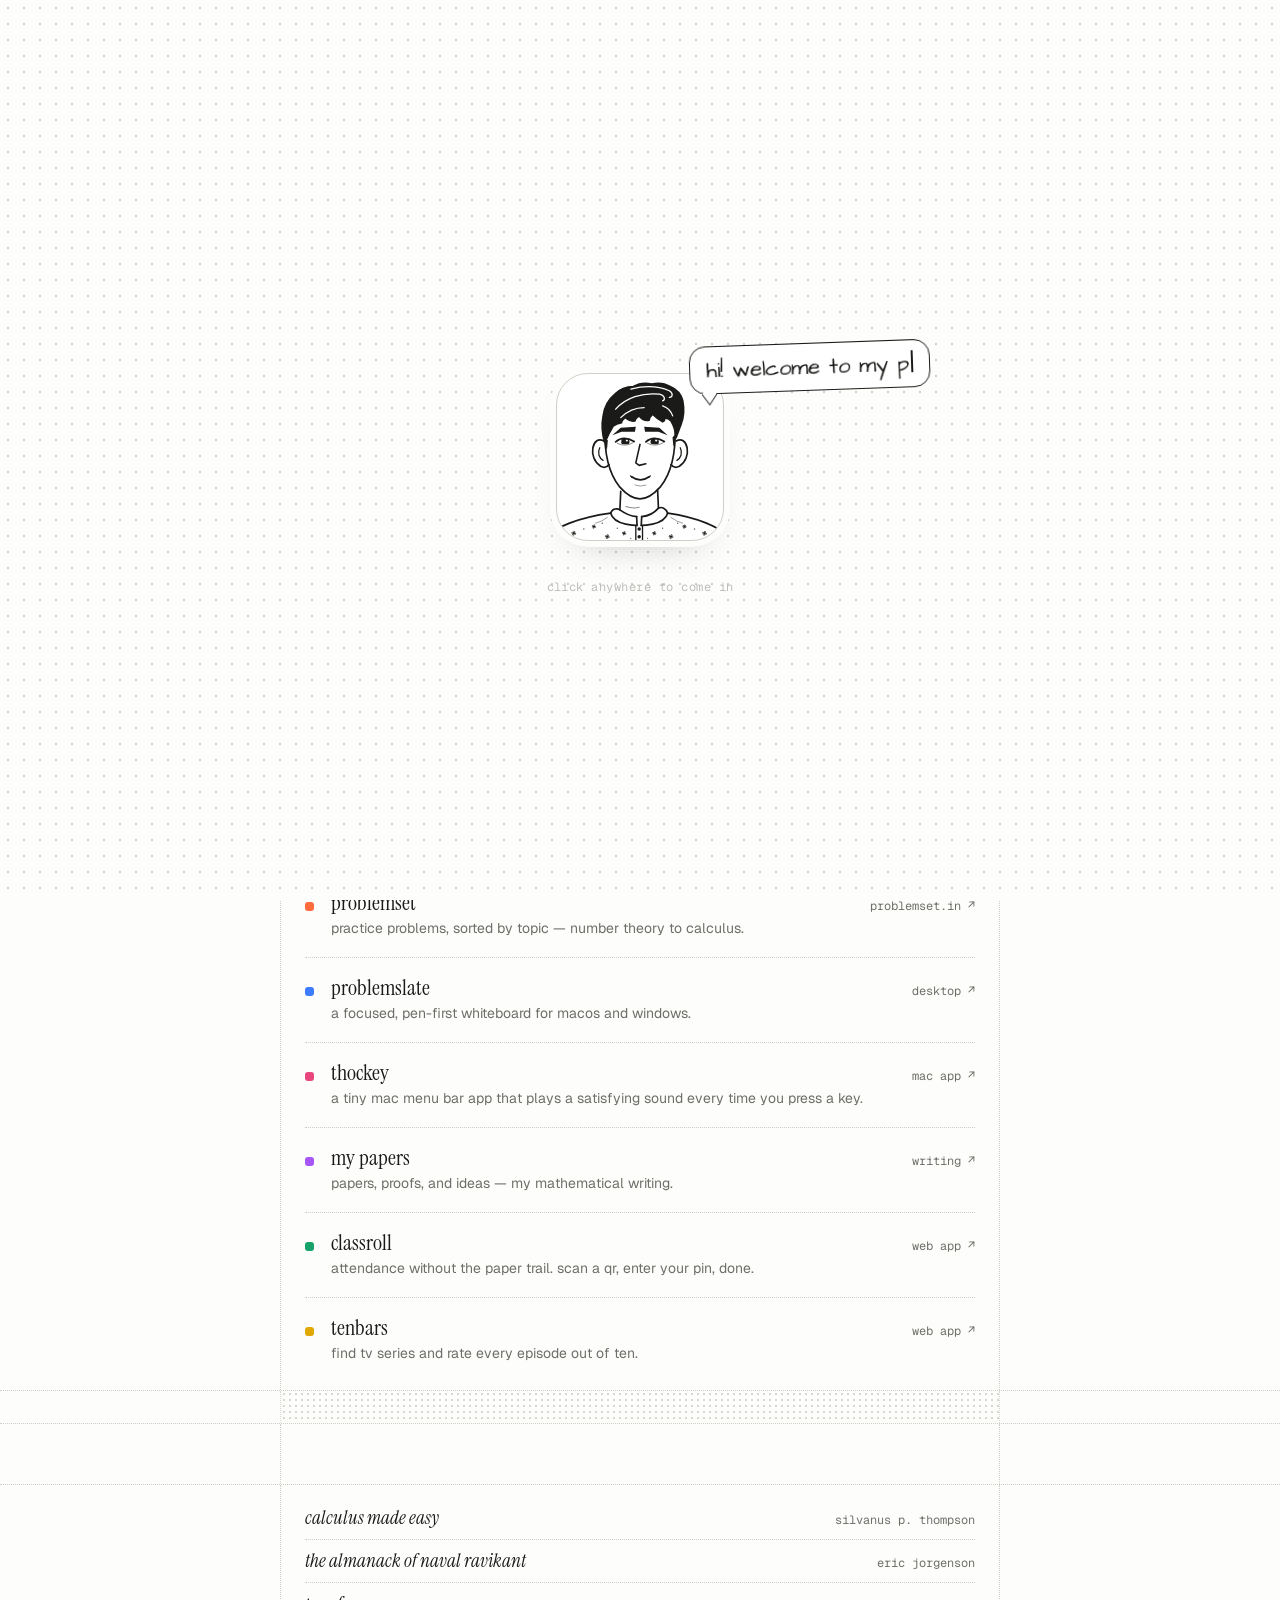
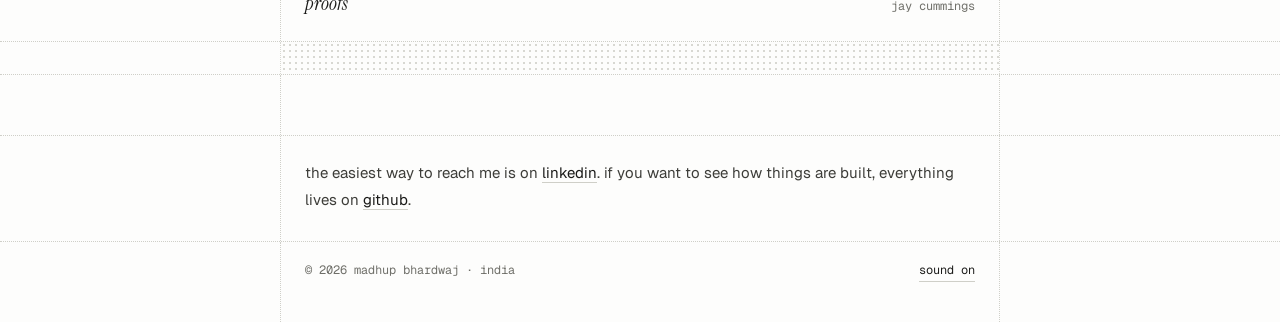
<file: index.html>
<!doctype html>
<html lang="en">
<head>
<meta charset="utf-8">
<script>
  // the Render copy forwards to the main site, keeping the same page (madhup.onrender.com/me → madhupbhardwaj.vercel.app/me)
  if (location.hostname === 'madhup.onrender.com') location.replace('https://madhupbhardwaj.vercel.app' + location.pathname.replace(/\.html$/, '').replace(/^\/index$/, '/') + location.search + location.hash);
</script>
<meta name="viewport" content="width=device-width, initial-scale=1">
<title>Madhup Bhardwaj</title>
<meta name="description" content="Madhup Bhardwaj — high school student in India who loves mathematics and builds small tools around how he learns.">
<meta property="og:title" content="Madhup Bhardwaj">
<meta property="og:description" content="curiosity, made tangible. math, tools, and ideas.">
<meta property="og:type" content="website">
<meta property="og:site_name" content="madhup.">
<meta property="og:url" content="https://madhupbhardwaj.vercel.app/">
<meta property="og:image" content="https://madhupbhardwaj.vercel.app/og.png">
<meta property="og:image:width" content="1200">
<meta property="og:image:height" content="630">
<meta property="og:image:alt" content="A line drawing of Madhup saying hi, next to his name and the line curiosity, made tangible.">
<meta name="twitter:card" content="summary_large_image">
<meta name="twitter:image" content="https://madhupbhardwaj.vercel.app/og.png">
<link rel="canonical" href="https://madhupbhardwaj.vercel.app/">
<link rel="icon" href="favicon.svg" type="image/svg+xml">
<link rel="preconnect" href="https://fonts.googleapis.com">
<link rel="preconnect" href="https://fonts.gstatic.com" crossorigin>
<link href="https://fonts.googleapis.com/css2?family=Geist:wght@400;500&family=Geist+Mono:wght@400;500&family=Instrument+Serif:ital@0;1&family=Architects+Daughter&display=swap" rel="stylesheet">
<link rel="stylesheet" href="style.css">
<script>
  try {
    var t = localStorage.getItem('theme'); if (t) document.documentElement.dataset.theme = t;
    if (localStorage.getItem('sound') === 'off') document.documentElement.dataset.sound = 'off';
    // the welcome screen shows once per visit (per tab): new tabs see it again, reloads skip it
    if (sessionStorage.getItem('welcomed')) document.documentElement.dataset.welcomed = '';
    localStorage.removeItem('welcomed');   // tidy up the old once-ever flag
  } catch (e) {}
</script>
</head>
<body>

<!-- first visit only: one tap here is what lets the browser play the site's sounds -->
<div class="welcome" id="welcome" role="dialog" aria-modal="true" aria-label="Welcome. Click, tap or press any key to enter." tabindex="0">
  <div class="w-stage">
    <div class="w-avatar" id="wAvatar"></div>
    <div class="w-bubble" aria-hidden="true"><span id="wText"></span><span class="tcaret"></span></div>
  </div>
  <p class="w-hint mono"><span class="w-mouse">click anywhere to come in</span><span class="w-touch">tap anywhere to come in</span></p>
</div>

<nav class="nav band">
  <div class="col nav-inner">
    <a href="/" class="logo" data-sfx aria-label="m. home">m.</a>
    <div class="nav-links">
      <a href="/about" data-sfx>about</a>
      <a href="/projects" data-sfx>projects</a>
      <a href="/reading" data-sfx>reading</a>
      <a href="/me" data-sfx>me</a>
      <span class="sep" aria-hidden="true"></span>
      <a href="/terminal" class="icon-btn" aria-label="terminal" title="terminal" data-sfx>
        <svg viewBox="0 0 24 24"><rect x="3" y="4" width="18" height="16" rx="2.5"/><path d="m7 9 3 3-3 3M12.5 15H17"/></svg>
      </a>
      <button id="soundBtn" class="icon-btn" type="button" aria-label="Toggle sound" data-sfx>
        <svg class="on" viewBox="0 0 24 24"><path d="M11 5 6 9H3v6h3l5 4V5z"/><path d="M15.5 8.5a5 5 0 0 1 0 7M18.5 5.5a9 9 0 0 1 0 13"/></svg>
        <svg class="off" viewBox="0 0 24 24"><path d="M11 5 6 9H3v6h3l5 4V5z"/><path d="m22 9-6 6M16 9l6 6"/></svg>
      </button>
      <button id="themeBtn" class="icon-btn" type="button" aria-label="Toggle dark mode" data-sfx>
        <svg class="sun" viewBox="0 0 24 24"><circle cx="12" cy="12" r="4"/><path d="M12 2v2M12 20v2M4.9 4.9l1.4 1.4M17.7 17.7l1.4 1.4M2 12h2M20 12h2M4.9 19.1l1.4-1.4M17.7 6.3l1.4-1.4"/></svg>
        <svg class="moon" viewBox="0 0 24 24"><path d="M21 12.8A9 9 0 1 1 11.2 3a7 7 0 0 0 9.8 9.8z"/></svg>
      </button>
    </div>
  </div>
</nav>

<header id="top" class="band hero-band">
  <div class="col">
    <div class="banner">
      <canvas id="field" role="img" aria-label="A field of tall grass swaying in the wind. Move the cursor through it to make it rustle."></canvas>
      <span class="chip">tall grass</span>
      <span class="hint mono">move through it</span>
      <p class="note" aria-hidden="true">i coded this.<br>go on, run through it.
        <svg viewBox="0 0 60 40"><path d="M55 6C40 10 22 20 8 32M8 32l2-10M8 32l10-2"/></svg>
      </p>
    </div>

    <div class="profile">
      <div class="avatar-wrap" id="avatar">
        <div class="avatar">
          <svg id="face" role="img" aria-label="Line drawing of Madhup" xmlns="http://www.w3.org/2000/svg" viewBox="24 46 198 198" fill="none" stroke="#1a1a18" stroke-width="2" stroke-linecap="round" stroke-linejoin="round">
            <!-- shoulders -->
            <path d="M8 244 C20 228 52 217 88 212"/>
            <path d="M232 244 C220 228 190 217 156 212"/>
            <!-- neck -->
            <path d="M100 186 L99 208"/>
            <path d="M144 184 L145 206"/>
            <path d="M106 204 C112 206 118 206 122 205" stroke-width="1.2" stroke-opacity=".5"/>
            <!-- kurta: mandarin collar, open at the front, with a buttoned placket -->
            <path d="M88 212 C90 206 96 206 99 208 C106 213 112 215.5 119 216.2"/>
            <path d="M125 216.2 C132 215.5 139 213 145 206 C149 204 154 206 156 212"/>
            <path d="M88 212 C90 219 97 223 106 225 C111 226 116 226.6 119.5 226.6"/>
            <path d="M124.5 226.6 C128 226.6 133 226 138 225 C147 223 154 219 156 212"/>
            <path d="M119 216.2 L119.5 226.6 M125 216.2 L124.5 226.6"/>
            <path d="M118 227 L118 246 M126 227 L126 246" stroke-width="1.6"/>
            <circle cx="122" cy="231" r="2.1" fill="#1a1a18" stroke="none"/>
            <circle cx="122" cy="240" r="2.1" fill="#1a1a18" stroke="none"/>
            <!-- soft creases where the collar meets the shoulders -->
            <path d="M84 217 q-6 5 -14 7 M160 217 q6 5 14 7" stroke-width="1.1" stroke-opacity=".45"/>
            <!-- little flower prints -->
            <g stroke-width="1.05" stroke-opacity=".8">
            <path d="M44.0 236.0 Q46.1 239.1 46.2 236.9 Q47.7 235.4 44.0 236.0 M44.0 236.0 Q40.9 238.1 43.1 238.2 Q44.6 239.7 44.0 236.0 M44.0 236.0 Q41.9 232.9 41.8 235.1 Q40.3 236.6 44.0 236.0 M44.0 236.0 Q47.1 233.9 44.9 233.8 Q43.4 232.3 44.0 236.0"/><path d="M68.0 228.0 Q69.9 230.7 69.9 228.8 Q71.3 227.5 68.0 228.0 M68.0 228.0 Q65.3 229.9 67.2 229.9 Q68.5 231.3 68.0 228.0 M68.0 228.0 Q66.1 225.3 66.1 227.2 Q64.7 228.5 68.0 228.0 M68.0 228.0 Q70.7 226.1 68.8 226.1 Q67.5 224.7 68.0 228.0"/><path d="M84.0 240.0 Q86.1 243.1 86.2 240.9 Q87.7 239.4 84.0 240.0 M84.0 240.0 Q80.9 242.1 83.1 242.2 Q84.6 243.7 84.0 240.0 M84.0 240.0 Q81.9 236.9 81.8 239.1 Q80.3 240.6 84.0 240.0 M84.0 240.0 Q87.1 237.9 84.9 237.8 Q83.4 236.3 84.0 240.0"/><path d="M104.0 236.0 Q105.9 238.7 105.9 236.8 Q107.3 235.5 104.0 236.0 M104.0 236.0 Q101.3 237.9 103.2 237.9 Q104.5 239.3 104.0 236.0 M104.0 236.0 Q102.1 233.3 102.1 235.2 Q100.7 236.5 104.0 236.0 M104.0 236.0 Q106.7 234.1 104.8 234.1 Q103.5 232.7 104.0 236.0"/><path d="M140.0 236.0 Q141.9 238.7 141.9 236.8 Q143.3 235.5 140.0 236.0 M140.0 236.0 Q137.3 237.9 139.2 237.9 Q140.5 239.3 140.0 236.0 M140.0 236.0 Q138.1 233.3 138.1 235.2 Q136.7 236.5 140.0 236.0 M140.0 236.0 Q142.7 234.1 140.8 234.1 Q139.5 232.7 140.0 236.0"/><path d="M160.0 240.0 Q162.1 243.1 162.2 240.9 Q163.7 239.4 160.0 240.0 M160.0 240.0 Q156.9 242.1 159.1 242.2 Q160.6 243.7 160.0 240.0 M160.0 240.0 Q157.9 236.9 157.8 239.1 Q156.3 240.6 160.0 240.0 M160.0 240.0 Q163.1 237.9 160.9 237.8 Q159.4 236.3 160.0 240.0"/><path d="M176.0 228.0 Q177.9 230.7 177.9 228.8 Q179.3 227.5 176.0 228.0 M176.0 228.0 Q173.3 229.9 175.2 229.9 Q176.5 231.3 176.0 228.0 M176.0 228.0 Q174.1 225.3 174.1 227.2 Q172.7 228.5 176.0 228.0 M176.0 228.0 Q178.7 226.1 176.8 226.1 Q175.5 224.7 176.0 228.0"/><path d="M200.0 236.0 Q202.1 239.1 202.2 236.9 Q203.7 235.4 200.0 236.0 M200.0 236.0 Q196.9 238.1 199.1 238.2 Q200.6 239.7 200.0 236.0 M200.0 236.0 Q197.9 232.9 197.8 235.1 Q196.3 236.6 200.0 236.0 M200.0 236.0 Q203.1 233.9 200.9 233.8 Q199.4 232.3 200.0 236.0"/>
            </g>
            <g fill="#1a1a18" stroke="none" opacity=".7">
            <circle cx="56" cy="231" r=".9"/><circle cx="78" cy="224" r=".9"/><circle cx="96" cy="230" r=".8"/><circle cx="112" cy="242" r=".8"/><circle cx="132" cy="242" r=".8"/><circle cx="150" cy="230" r=".8"/><circle cx="168" cy="224" r=".9"/><circle cx="188" cy="231" r=".9"/><circle cx="30" cy="241" r=".8"/><circle cx="214" cy="241" r=".8"/>
            </g>

            <!-- ears -->
            <path d="M80 126 C66 118 60 146 76 156 C80 158 84 157 86 154"/>
            <path d="M75 134 C72 140 74 146 79 149" stroke-width="1.5"/>
            <path d="M166 126 C180 118 186 146 170 156 C166 158 162 157 160 154"/>
            <path d="M171 134 C174 140 172 146 167 149" stroke-width="1.5"/>

            <!-- face: soft rounded jaw -->
            <path d="M81 108 C80 140 85 164 99 181 C108 191 116 195 123 195 C130 195 138 191 147 181 C161 164 166 140 165 108"/>

            <!-- hair: flatter, swept to the right, locks curling at the ends -->
            <path fill="#1a1a18" d="
              M81 128
              Q76 112 79 96
              Q81 80 93 70
              Q102 61 115 61
              Q125 55 137 58
              Q149 55 159 61
              Q171 66 174 78
              Q177 93 172 106
              Q169 114 166 122
              Q165 110 160 102
              Q156 98 151 99
              Q154 101 150 103
              Q144 100 138 94
              Q134 98 134 101
              Q128 103 122 96
              Q117 99 117 102
              Q110 103 106 98
              Q101 101 101 104
              Q95 105 91 108
              Q86 116 81 128 Z"/>
            <g stroke="#fdfdfc" stroke-width="1.5">
              <path d="M94 88 C106 74 126 68 146 70 c6 1 8 6 4 8"/>
              <path d="M112 64 C128 60 144 60 158 66 c5 3 4 8 0 8"/>
              <path d="M100 98 C108 90 118 86 128 86"/>
              <path d="M150 84 c6 2 10 6 12 12"/>
            </g>

            <!-- sideburns tapering in front of the ears -->
            <path fill="#1a1a18" stroke="none" d="M80.6 122 Q83.5 124 84.6 125 L83.6 137 Q81.6 132 80.6 122 Z"/>
            <path fill="#1a1a18" stroke="none" d="M165.6 118 Q163 120.5 161.8 121.5 L162.8 133 Q164.8 128 165.6 118 Z"/>

            <!-- eyebrows -->
            <path fill="#1a1a18" stroke="none" d="M90 119 L100 110 L118 109 L117 115 L101 115 Z"/>
            <path fill="#1a1a18" stroke="none" d="M128 109 L146 110 L156 119 L145 115 L129 115 Z"/>

            <!-- eyes: pupils move to follow the cursor (see script.js) -->
            <g class="eye" data-cx="105.5" data-cy="127">
              <clipPath id="eyeL"><path d="M94 127 Q103 119 116 126.5 Q106 133 94 127 Z"/></clipPath>
              <g clip-path="url(#eyeL)">
                <g class="pupil"><circle cx="105.5" cy="127" r="5" fill="#1a1a18" stroke="none"/></g>
                <g class="glint"><circle cx="107.3" cy="125.2" r="1.3" fill="#fdfdfc" stroke="none"/></g>
              </g>
              <path class="lid" d="M94 127 Q103 119 116 126.5" data-open="M94 127 Q103 119 116 126.5" stroke-width="2.1"/>
              <path d="M96 128.8 Q106 133.5 115 127.8" stroke-width="1.1" stroke-opacity=".55"/>
            </g>
            <g class="eye" data-cx="140.5" data-cy="127">
              <clipPath id="eyeR"><path d="M130 127 Q139 119 152 126.5 Q142 133 130 127 Z"/></clipPath>
              <g clip-path="url(#eyeR)">
                <g class="pupil"><circle cx="140.5" cy="127" r="5" fill="#1a1a18" stroke="none"/></g>
                <g class="glint"><circle cx="142.3" cy="125.2" r="1.3" fill="#fdfdfc" stroke="none"/></g>
              </g>
              <path class="lid" d="M130 127 Q139 119 152 126.5" data-open="M130 127 Q139 119 152 126.5" stroke-width="2.1"/>
              <path d="M132 128.8 Q142 133.5 151 127.8" stroke-width="1.1" stroke-opacity=".55"/>
            </g>

            <!-- nose -->
            <path d="M123 130 L118 152 L122 155 L130 153" stroke-width="1.9"/>

            <!-- mouth: small closed half-smile -->
            <path d="M113 168.5 Q123.5 176 134 168.5"/>
            <path d="M111.5 167.5 l2 1.6" stroke-width="1.3"/>
            <path d="M135.5 167.5 l-2 1.6" stroke-width="1.3"/>
            <path d="M117 178.5 Q123.5 181 130 178.5" stroke-width="1.1" stroke-opacity=".45"/>

          </svg>
        </div>
        <span class="bubble" aria-hidden="true">hi :)</span>
        <span class="zzz" aria-hidden="true"><i>z</i><i>z</i><i>z</i></span>
      </div>
      <div>
        <h1><button id="nameBtn" class="name-btn" type="button" title="click me">madhup bhardwaj</button></h1>
        <p class="sub mono"><span id="typed" data-text="curiosity, made tangible."></span><span class="caret" aria-hidden="true"></span></p>
      </div>
    </div>

    <ul class="meta mono">
      <li><svg viewBox="0 0 24 24"><path d="m8 7-5 5 5 5M16 7l5 5-5 5"/></svg>student, builds things on the side</li>
      <li><svg viewBox="0 0 24 24"><circle cx="12" cy="12" r="9"/><path d="M12 7v5l3 2"/></svg><span id="clock">--:--</span><span class="dim" id="offset"></span></li>
      <li><svg viewBox="0 0 24 24"><path d="M12 21s-7-6.2-7-11.5a7 7 0 0 1 14 0C19 14.8 12 21 12 21z"/><circle cx="12" cy="9.5" r="2.5"/></svg>india</li>
      <li><svg viewBox="0 0 24 24"><path d="M4 19V5M4 19h16M8 15l4-5 3 3 5-6"/></svg>mathematics, mostly</li>
    </ul>

    <div class="pills">
      <a class="pill" href="https://github.com/madhupbhardwaj" target="_blank" rel="noopener" data-sfx>
        <svg viewBox="0 0 24 24"><path d="M9 19c-4 1.5-4-2-6-2.5m12 5v-3.5c0-1 .1-1.4-.5-2 2.8-.3 5.5-1.4 5.5-6a4.6 4.6 0 0 0-1.3-3.2 4.2 4.2 0 0 0-.1-3.2s-1.1-.3-3.5 1.3a12 12 0 0 0-6.2 0C6.5 2.8 5.4 3.1 5.4 3.1a4.2 4.2 0 0 0-.1 3.2A4.6 4.6 0 0 0 4 9.5c0 4.6 2.7 5.7 5.5 6-.6.6-.6 1.2-.5 2V21"/></svg>github</a>
      <a class="pill" href="https://www.linkedin.com/in/madhup-bhardwaj/" target="_blank" rel="noopener" data-sfx>
        <svg viewBox="0 0 24 24"><rect x="3" y="3" width="18" height="18" rx="3"/><path d="M8 11v6M8 7.5v.01M12 17v-6M12 13.5a2.5 2.5 0 0 1 5 0V17"/></svg>linkedin</a>
      <a class="pill" href="https://problemset.in" target="_blank" rel="noopener" data-sfx>
        <svg viewBox="0 0 24 24"><path d="M18 4H6l6 8-6 8h12"/></svg>problemset<span class="ext">↗</span></a>
      <button class="pill" id="askBtn" type="button" aria-expanded="false" aria-controls="ask">
        <svg viewBox="0 0 24 24"><circle cx="12" cy="12" r="9"/><path d="M9.6 9.3a2.5 2.5 0 0 1 4.8.9c0 1.7-2.4 2.2-2.4 3.6M12 17h.01"/></svg>more about me</button>
    </div>

    <div class="ask" id="ask" hidden>
      <p class="ask-hint">pick a question. i'll answer it up by my face.</p>
      <div class="questions" id="questions"></div>
    </div>
    <p class="sr-only" id="answerLive" aria-live="polite"></p>
  </div>
</header>

<div class="band hatch" aria-hidden="true"><div class="col"></div></div>

<section id="about" class="band">
  <div class="col head"><h2 data-type>about</h2></div>
</section>
<div class="band"><div class="col body">
  <p>i'm a high school student in india who loves mathematics. i learn best by building: most of what i make starts as a tool for myself, and some of it turns out to be useful for others too.</p>
  <p class="more"><a class="ul" href="/me" data-sfx>read the long version →</a></p>
</div></div>

<div class="band hatch" aria-hidden="true"><div class="col"></div></div>

<section id="projects" class="band">
  <div class="col head"><h2 data-type>projects</h2><span class="count mono">06</span></div>
</section>
<div class="band"><div class="col">
  <ul class="projects">
    <li><a href="https://problemset.in" target="_blank" rel="noopener" style="--c:var(--c1)" data-sfx>
      <span class="dot"></span>
      <span class="p-main"><span class="p-name">problemset</span><span class="p-desc">practice problems, sorted by topic — number theory to calculus.</span></span>
      <span class="p-url mono">problemset.in <i>↗</i></span></a></li>
    <li><a href="https://problemslate.vercel.app" target="_blank" rel="noopener" style="--c:var(--c2)" data-sfx>
      <span class="dot"></span>
      <span class="p-main"><span class="p-name">problemslate</span><span class="p-desc">a focused, pen-first whiteboard for macos and windows.</span></span>
      <span class="p-url mono">desktop <i>↗</i></span></a></li>
    <li><a href="https://thockey.vercel.app" target="_blank" rel="noopener" style="--c:var(--c6)" data-sfx>
      <span class="dot"></span>
      <span class="p-main"><span class="p-name">thockey</span><span class="p-desc">a tiny mac menu bar app that plays a satisfying sound every time you press a key.</span></span>
      <span class="p-url mono">mac app <i>↗</i></span></a></li>
    <li><a href="https://mypapers-madhup.vercel.app" target="_blank" rel="noopener" style="--c:var(--c3)" data-sfx>
      <span class="dot"></span>
      <span class="p-main"><span class="p-name">my papers</span><span class="p-desc">papers, proofs, and ideas — my mathematical writing.</span></span>
      <span class="p-url mono">writing <i>↗</i></span></a></li>
    <li><a href="https://classroll-sigma.vercel.app" target="_blank" rel="noopener" style="--c:var(--c4)" data-sfx>
      <span class="dot"></span>
      <span class="p-main"><span class="p-name">classroll</span><span class="p-desc">attendance without the paper trail. scan a qr, enter your pin, done.</span></span>
      <span class="p-url mono">web app <i>↗</i></span></a></li>
    <li><a href="https://tenbars.vercel.app" target="_blank" rel="noopener" style="--c:var(--c5)" data-sfx>
      <span class="dot"></span>
      <span class="p-main"><span class="p-name">tenbars</span><span class="p-desc">find tv series and rate every episode out of ten.</span></span>
      <span class="p-url mono">web app <i>↗</i></span></a></li>
  </ul>
</div></div>

<div class="band hatch gh-only" aria-hidden="true"><div class="col"></div></div>

<section id="activity" class="band gh-only">
  <div class="col head"><h2 data-type>building</h2><a class="count mono ul" href="https://github.com/madhupbhardwaj" target="_blank" rel="noopener" data-sfx>github ↗</a></div>
</section>
<div class="band gh-only"><div class="col">
  <div class="gh" id="gh">
    <p class="gh-total"><span id="ghTotal">…</span></p>
    <div class="gh-grid-wrap"><svg class="gh-grid" id="ghGrid" role="img" aria-label="GitHub contributions over the last year"></svg><span class="gh-tip mono" id="ghTip" hidden></span></div>
    <div class="gh-legend mono"><span>less</span><i class="l0"></i><i class="l1"></i><i class="l2"></i><i class="l3"></i><i class="l4"></i><span>more</span></div>
  </div>
</div></div>

<div class="band hatch" aria-hidden="true"><div class="col"></div></div>

<section id="reading" class="band">
  <div class="col head"><h2 data-type>on the shelf</h2></div>
</section>
<div class="band"><div class="col">
  <ul class="books">
    <li><span class="b-title">calculus made easy</span><span class="b-author mono">silvanus p. thompson</span></li>
    <li><span class="b-title">the almanack of naval ravikant</span><span class="b-author mono">eric jorgenson</span></li>
    <li><span class="b-title">proofs</span><span class="b-author mono">jay cummings</span></li>
  </ul>
</div></div>

<div class="band hatch" aria-hidden="true"><div class="col"></div></div>

<section class="band">
  <div class="col head"><h2 data-type>say hi</h2></div>
</section>
<div class="band"><div class="col body">
  <p>the easiest way to reach me is on <a class="ul" href="https://www.linkedin.com/in/madhup-bhardwaj/" target="_blank" rel="noopener" data-sfx>linkedin</a>. if you want to see how things are built, everything lives on <a class="ul" href="https://github.com/madhupbhardwaj" target="_blank" rel="noopener" data-sfx>github</a>.</p>
</div></div>

<div class="sound-hint mono" id="soundHint" hidden><span aria-hidden="true">🔊</span> <span class="sh-mouse">click anywhere for sound</span><span class="sh-touch">tap anywhere for sound</span></div>

<footer class="band foot">
  <div class="col mono">
    <span>© <span id="year">2026</span> madhup bhardwaj · india</span>
    <button id="soundText" class="ul linkish" type="button" data-sfx>sound on</button>
  </div>
</footer>

<script src="script.js" defer></script>
</body>
</html>
</file>
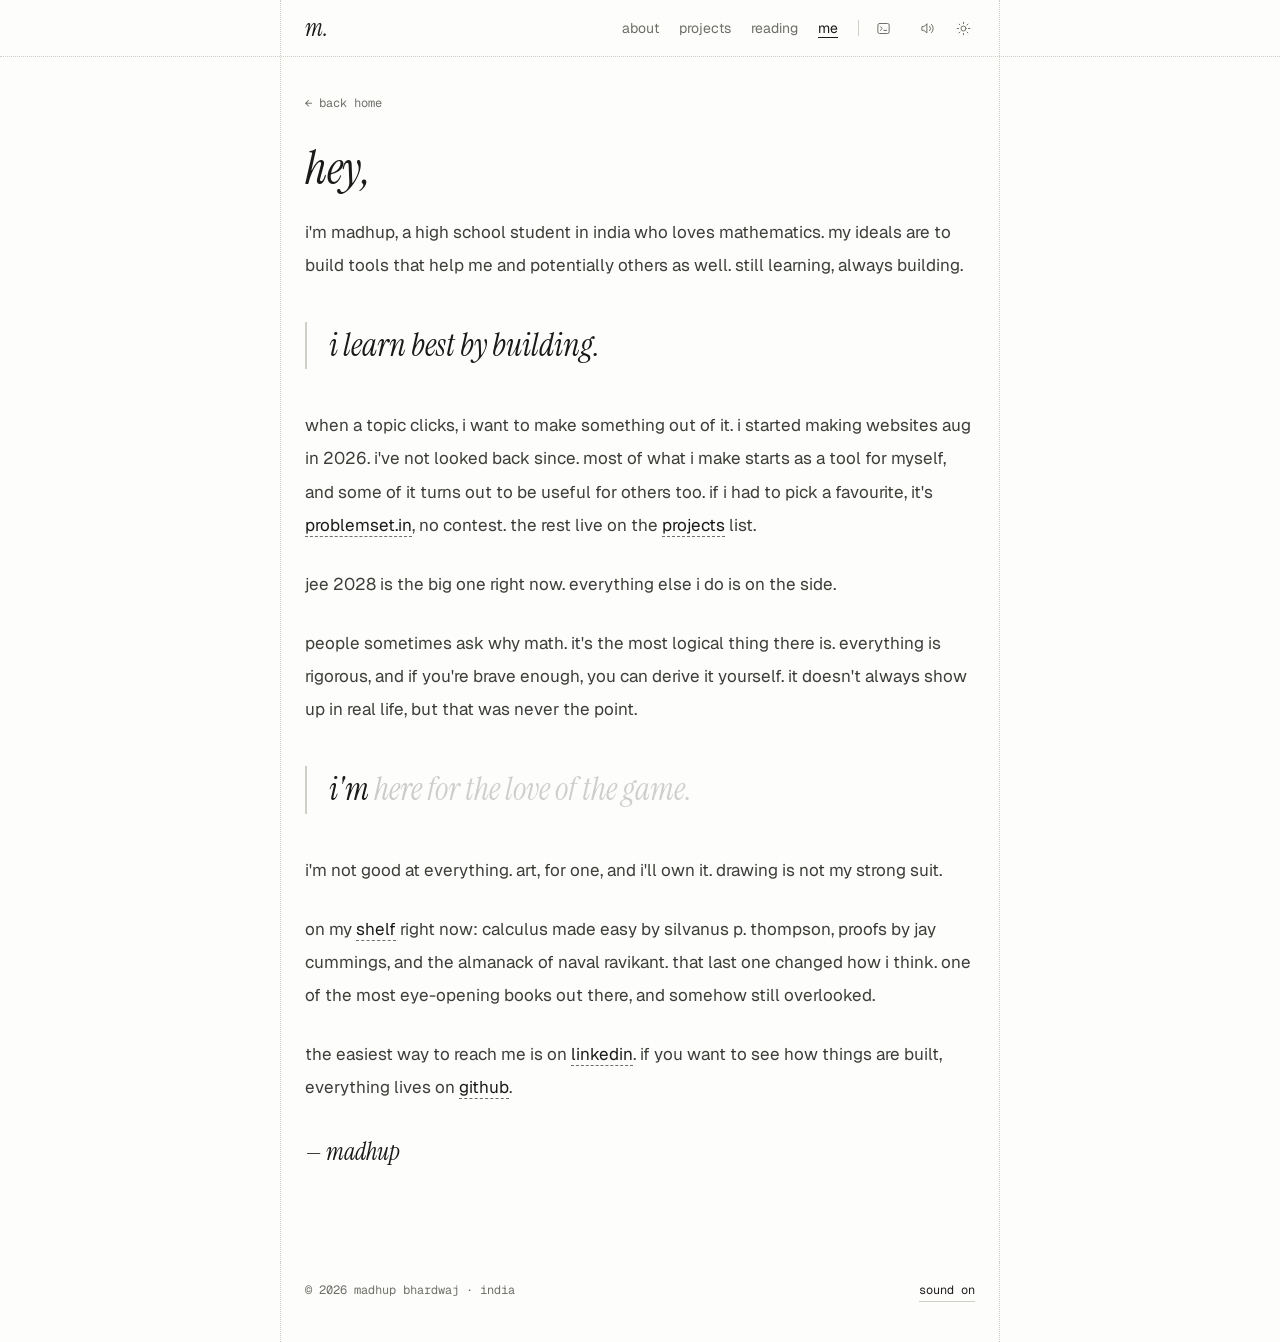
<file: me.html>
<!doctype html>
<html lang="en">
<head>
<meta charset="utf-8">
<script>
  // the Render copy forwards to the main site, keeping the same page (madhup.onrender.com/me → madhupbhardwaj.vercel.app/me)
  if (location.hostname === 'madhup.onrender.com') location.replace('https://madhupbhardwaj.vercel.app' + location.pathname.replace(/\.html$/, '').replace(/^\/index$/, '/') + location.search + location.hash);
</script>
<meta name="viewport" content="width=device-width, initial-scale=1">
<title>me · Madhup Bhardwaj</title>
<meta name="description" content="Everything about Madhup Bhardwaj: what he's working towards, why math, what he builds and what he reads.">
<meta property="og:title" content="me · Madhup Bhardwaj">
<meta property="og:description" content="everything about me: the long version.">
<meta property="og:type" content="website">
<meta property="og:site_name" content="madhup.">
<meta property="og:url" content="https://madhupbhardwaj.vercel.app/me">
<meta property="og:image" content="https://madhupbhardwaj.vercel.app/og.png">
<meta property="og:image:width" content="1200">
<meta property="og:image:height" content="630">
<meta property="og:image:alt" content="A line drawing of Madhup saying hi, next to his name and the line curiosity, made tangible.">
<meta name="twitter:card" content="summary_large_image">
<meta name="twitter:image" content="https://madhupbhardwaj.vercel.app/og.png">
<link rel="canonical" href="https://madhupbhardwaj.vercel.app/me">
<link rel="icon" href="favicon.svg" type="image/svg+xml">
<link rel="preconnect" href="https://fonts.googleapis.com">
<link rel="preconnect" href="https://fonts.gstatic.com" crossorigin>
<link href="https://fonts.googleapis.com/css2?family=Geist:wght@400;500&family=Geist+Mono:wght@400;500&family=Instrument+Serif:ital@0;1&family=Architects+Daughter&display=swap" rel="stylesheet">
<link rel="stylesheet" href="style.css">
<script>
  try {
    var t = localStorage.getItem('theme'); if (t) document.documentElement.dataset.theme = t;
    if (localStorage.getItem('sound') === 'off') document.documentElement.dataset.sound = 'off';
  } catch (e) {}
</script>
</head>
<body>

<nav class="nav band">
  <div class="col nav-inner">
    <a href="/" class="logo" data-sfx aria-label="m. home">m.</a>
    <div class="nav-links">
      <a href="/about" data-sfx>about</a>
      <a href="/projects" data-sfx>projects</a>
      <a href="/reading" data-sfx>reading</a>
      <a href="/me" class="here" aria-current="page" data-sfx>me</a>
      <span class="sep" aria-hidden="true"></span>
      <a href="/terminal" class="icon-btn" aria-label="terminal" title="terminal" data-sfx>
        <svg viewBox="0 0 24 24"><rect x="3" y="4" width="18" height="16" rx="2.5"/><path d="m7 9 3 3-3 3M12.5 15H17"/></svg>
      </a>
      <button id="soundBtn" class="icon-btn" type="button" aria-label="Toggle sound" data-sfx>
        <svg class="on" viewBox="0 0 24 24"><path d="M11 5 6 9H3v6h3l5 4V5z"/><path d="M15.5 8.5a5 5 0 0 1 0 7M18.5 5.5a9 9 0 0 1 0 13"/></svg>
        <svg class="off" viewBox="0 0 24 24"><path d="M11 5 6 9H3v6h3l5 4V5z"/><path d="m22 9-6 6M16 9l6 6"/></svg>
      </button>
      <button id="themeBtn" class="icon-btn" type="button" aria-label="Toggle dark mode" data-sfx>
        <svg class="sun" viewBox="0 0 24 24"><circle cx="12" cy="12" r="4"/><path d="M12 2v2M12 20v2M4.9 4.9l1.4 1.4M17.7 17.7l1.4 1.4M2 12h2M20 12h2M4.9 19.1l1.4-1.4M17.7 6.3l1.4-1.4"/></svg>
        <svg class="moon" viewBox="0 0 24 24"><path d="M21 12.8A9 9 0 1 1 11.2 3a7 7 0 0 0 9.8 9.8z"/></svg>
      </button>
    </div>
  </div>
</nav>

<main class="band prose">
  <div class="col">
    <a class="back mono" href="/" data-sfx>← back home</a>

    <h1 class="hey" data-type>hey,</h1>

    <p>i'm madhup, a high school student in india who loves mathematics. my ideals are to build tools that help me and potentially others as well. still learning, always building.</p>

    <blockquote class="fill">i learn best by building.</blockquote>

    <p>when a topic clicks, i want to make something out of it. i started making websites aug in 2026. i've not looked back since. most of what i make starts as a tool for myself, and some of it turns out to be useful for others too. if i had to pick a favourite, it's <a class="dot" href="https://problemset.in" target="_blank" rel="noopener" data-sfx>problemset.in</a>, no contest. the rest live on the <a class="dot" href="/projects" data-sfx>projects</a> list.</p>

    <p>jee 2028 is the big one right now. everything else i do is on the side. </p>

    <p>people sometimes ask why math. it's the most logical thing there is. everything is rigorous, and if you're brave enough, you can derive it yourself. it doesn't always show up in real life, but that was never the point.</p>

    <blockquote class="fill">i'm here for the love of the game.</blockquote>

    <p>i'm not good at everything. art, for one, and i'll own it. drawing is not my strong suit.</p>

    <p>on my <a class="dot" href="/reading" data-sfx>shelf</a> right now: calculus made easy by silvanus p. thompson, proofs by jay cummings, and the almanack of naval ravikant. that last one changed how i think. one of the most eye-opening books out there, and somehow still overlooked.</p>

    <p>the easiest way to reach me is on <a class="dot" href="https://www.linkedin.com/in/madhup-bhardwaj/" target="_blank" rel="noopener" data-sfx>linkedin</a>. if you want to see how things are built, everything lives on <a class="dot" href="https://github.com/madhupbhardwaj" target="_blank" rel="noopener" data-sfx>github</a>.</p>

    <p class="sign">— madhup</p>
  </div>
</main>

<!-- to add more: write another <p>…</p>, or a <blockquote class="fill">…</blockquote> for a line that fills in as you scroll -->

<footer class="band foot">
  <div class="col mono">
    <span>© <span id="year">2026</span> madhup bhardwaj · india</span>
    <button id="soundText" class="ul linkish" type="button" data-sfx>sound on</button>
  </div>
</footer>

<script src="script.js" defer></script>
</body>
</html>
</file>
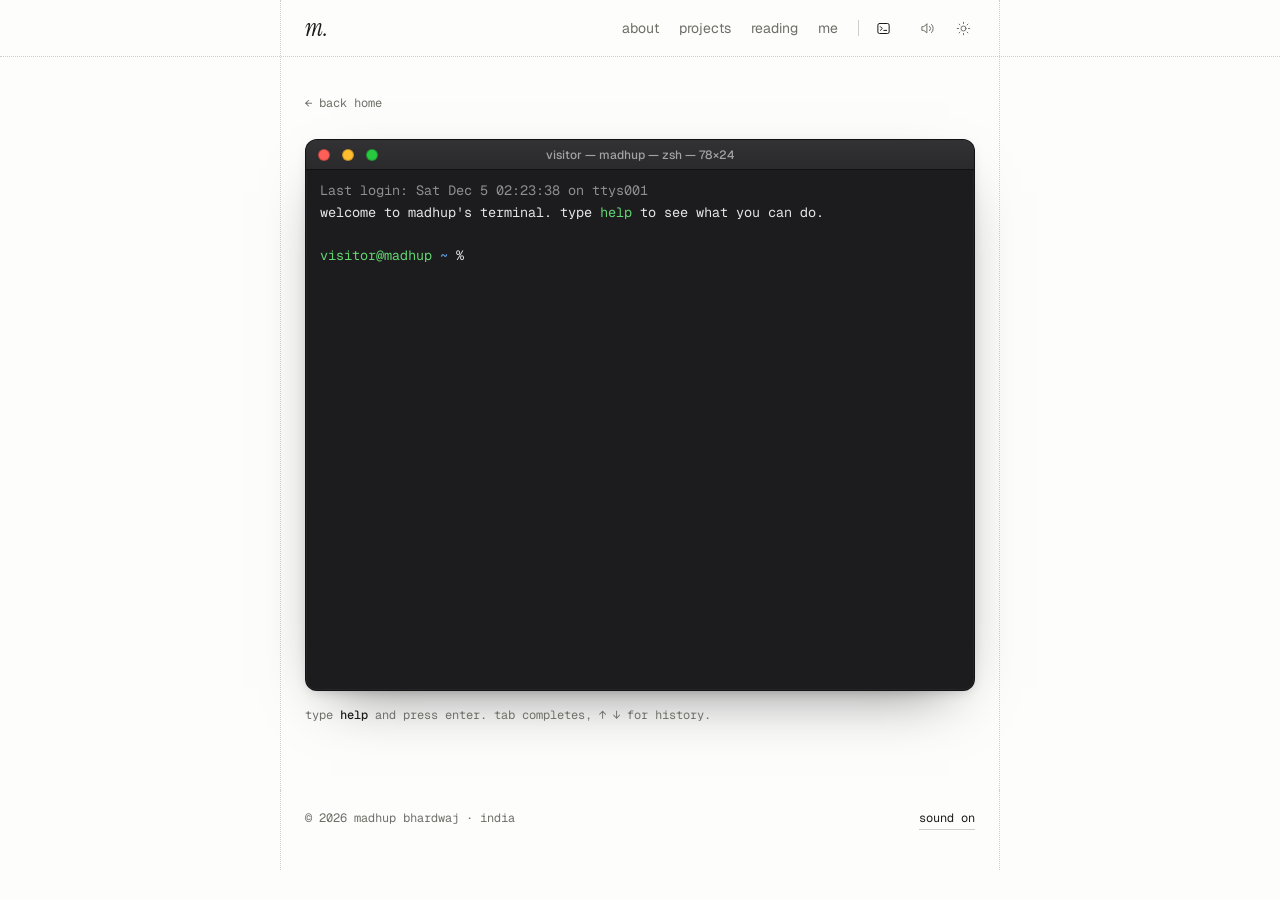
<file: terminal.html>
<!doctype html>
<html lang="en">
<head>
<meta charset="utf-8">
<script>
  // the Render copy forwards to the main site, keeping the same page (madhup.onrender.com/me → madhupbhardwaj.vercel.app/me)
  if (location.hostname === 'madhup.onrender.com') location.replace('https://madhupbhardwaj.vercel.app' + location.pathname.replace(/\.html$/, '').replace(/^\/index$/, '/') + location.search + location.hash);
</script>
<meta name="viewport" content="width=device-width, initial-scale=1">
<title>terminal · Madhup Bhardwaj</title>
<meta name="description" content="A little terminal for exploring Madhup Bhardwaj's portfolio. Type help to start.">
<meta property="og:title" content="terminal · Madhup Bhardwaj">
<meta property="og:description" content="a little terminal for exploring my site. type help.">
<meta property="og:type" content="website">
<meta property="og:site_name" content="madhup.">
<meta property="og:url" content="https://madhupbhardwaj.vercel.app/terminal">
<meta property="og:image" content="https://madhupbhardwaj.vercel.app/og.png">
<meta property="og:image:width" content="1200">
<meta property="og:image:height" content="630">
<meta property="og:image:alt" content="A line drawing of Madhup saying hi, next to his name and the line curiosity, made tangible.">
<meta name="twitter:card" content="summary_large_image">
<meta name="twitter:image" content="https://madhupbhardwaj.vercel.app/og.png">
<link rel="canonical" href="https://madhupbhardwaj.vercel.app/terminal">
<link rel="icon" href="favicon.svg" type="image/svg+xml">
<link rel="preconnect" href="https://fonts.googleapis.com">
<link rel="preconnect" href="https://fonts.gstatic.com" crossorigin>
<link href="https://fonts.googleapis.com/css2?family=Geist:wght@400;500&family=Geist+Mono:wght@400;500&family=Instrument+Serif:ital@0;1&family=Architects+Daughter&display=swap" rel="stylesheet">
<link rel="stylesheet" href="style.css">
<script>
  try {
    var t = localStorage.getItem('theme'); if (t) document.documentElement.dataset.theme = t;
    if (localStorage.getItem('sound') === 'off') document.documentElement.dataset.sound = 'off';
  } catch (e) {}
</script>
</head>
<body>

<nav class="nav band">
  <div class="col nav-inner">
    <a href="/" class="logo" data-sfx aria-label="m. home">m.</a>
    <div class="nav-links">
      <a href="/about" data-sfx>about</a>
      <a href="/projects" data-sfx>projects</a>
      <a href="/reading" data-sfx>reading</a>
      <a href="/me" data-sfx>me</a>
      <span class="sep" aria-hidden="true"></span>
      <a href="/terminal" class="icon-btn here-icon" aria-current="page" aria-label="terminal" title="terminal" data-sfx>
        <svg viewBox="0 0 24 24"><rect x="3" y="4" width="18" height="16" rx="2.5"/><path d="m7 9 3 3-3 3M12.5 15H17"/></svg>
      </a>
      <button id="soundBtn" class="icon-btn" type="button" aria-label="Toggle sound" data-sfx>
        <svg class="on" viewBox="0 0 24 24"><path d="M11 5 6 9H3v6h3l5 4V5z"/><path d="M15.5 8.5a5 5 0 0 1 0 7M18.5 5.5a9 9 0 0 1 0 13"/></svg>
        <svg class="off" viewBox="0 0 24 24"><path d="M11 5 6 9H3v6h3l5 4V5z"/><path d="m22 9-6 6M16 9l6 6"/></svg>
      </button>
      <button id="themeBtn" class="icon-btn" type="button" aria-label="Toggle dark mode" data-sfx>
        <svg class="sun" viewBox="0 0 24 24"><circle cx="12" cy="12" r="4"/><path d="M12 2v2M12 20v2M4.9 4.9l1.4 1.4M17.7 17.7l1.4 1.4M2 12h2M20 12h2M4.9 19.1l1.4-1.4M17.7 6.3l1.4-1.4"/></svg>
        <svg class="moon" viewBox="0 0 24 24"><path d="M21 12.8A9 9 0 1 1 11.2 3a7 7 0 0 0 9.8 9.8z"/></svg>
      </button>
    </div>
  </div>
</nav>

<main class="band term-page">
  <div class="col">
    <a class="back mono" href="/" data-sfx>← back home</a>

    <div class="term" id="term">
      <div class="term-bar">
        <span class="lights">
          <button class="light red" type="button" id="termClose" aria-label="close terminal (back home)" title="back home"></button>
          <button class="light yellow" type="button" id="termMin" aria-label="minimise" title="minimise"></button>
          <button class="light green" type="button" id="termMax" aria-label="make the window bigger" title="bigger"></button>
        </span>
        <span class="term-title"><span><span class="t-long">visitor — </span>madhup — zsh — <span id="termSize">80×24</span></span></span>
      </div>
      <div class="term-body" id="termBody" role="log" aria-live="polite">
        <div id="termOut"></div>
        <label class="term-line term-input-line">
          <span class="prompt" aria-hidden="true"><span class="p-user">visitor@madhup</span> <span class="p-path">~</span> %</span>
          <input id="termIn" type="text" aria-label="type a command, then press enter" autocomplete="off" autocapitalize="off" autocorrect="off" spellcheck="false" enterkeyhint="go">
        </label>
      </div>
    </div>

    <p class="term-tip mono">type <b>help</b> and press enter. <span class="t-mouse">tab completes, ↑ ↓ for history.</span></p>
  </div>
</main>

<footer class="band foot">
  <div class="col mono">
    <span>© <span id="year">2026</span> madhup bhardwaj · india</span>
    <button id="soundText" class="ul linkish" type="button" data-sfx>sound on</button>
  </div>
</footer>

<script src="script.js"></script>
<script src="terminal.js"></script>
</body>
</html>
</file>
<file: style.css>
/* ---------- Theme ---------- */
:root {
  --bg: #fdfdfc;
  --fg: #1a1a18;
  --text: #3d3d39;
  --muted: #6f6f69;
  --line: #cfcfc8;
  --soft: #ececE7;
  --card: #ffffff;
  --c1: #ff6b3d; --c2: #3d7bff; --c3: #a855f7; --c4: #16a36a; --c5: #e0a800; --c6: #e8467c;
  --serif: "Instrument Serif", Georgia, serif;
  --sans: Geist, ui-sans-serif, system-ui, -apple-system, "Segoe UI", sans-serif;
  --mono: "Geist Mono", ui-monospace, SFMono-Regular, Menlo, monospace;
  --hand: "Architects Daughter", "Segoe Print", cursive;
  --w: 720px;
}
@media (prefers-color-scheme: dark) {
  :root:not([data-theme="light"]) {
    --bg: #111110; --fg: #ededea; --text: #c4c4bf; --muted: #85857f; --line: #34342f; --soft: #1c1c1a; --card: #181816;
  }
}
:root[data-theme="dark"] {
  --bg: #111110; --fg: #ededea; --text: #c4c4bf; --muted: #85857f; --line: #34342f; --soft: #1c1c1a; --card: #181816;
}

/* ---------- Base ---------- */
* { box-sizing: border-box; margin: 0; padding: 0; }
html { -webkit-text-size-adjust: 100%; scroll-behavior: smooth; }
body { background: var(--bg); color: var(--text); font: 15px/1.75 var(--sans); -webkit-font-smoothing: antialiased; overflow-x: hidden; }
a { color: inherit; text-decoration: none; }
button { font: inherit; color: inherit; background: none; border: 0; cursor: pointer; }
svg { width: 15px; height: 15px; fill: none; stroke: currentColor; stroke-width: 1.6; stroke-linecap: round; stroke-linejoin: round; flex: none; }
.mono { font-family: var(--mono); }
.dim { color: var(--muted); }
:focus-visible { outline: 2px solid var(--c2); outline-offset: 3px; border-radius: 4px; }
::selection { background: var(--fg); color: var(--bg); }

/* ---------- Grid scaffolding: full-width dotted rows, framed column ---------- */
.band { border-bottom: 1px dotted var(--line); }
.col {
  max-width: var(--w);
  margin: 0 auto;
  padding: 0 24px;
  border-left: 1px dotted var(--line);
  border-right: 1px dotted var(--line);
  position: relative;
}
.hatch .col {
  height: 32px;
  background-image: radial-gradient(var(--line) 1px, transparent 1.2px);
  background-size: 6px 6px;
  opacity: .8;
}

/* ---------- Nav ---------- */
.nav { position: sticky; top: 0; z-index: 10; background: color-mix(in srgb, var(--bg) 88%, transparent); backdrop-filter: blur(8px); -webkit-backdrop-filter: blur(8px); }
.nav-inner { display: flex; justify-content: space-between; align-items: center; height: 56px; }
.logo { font: italic 24px/1 var(--serif); color: var(--fg); }
.nav-links { display: flex; align-items: center; gap: 20px; font-size: 14px; color: var(--muted); }
.nav-links a:hover { color: var(--fg); }
.sep { width: 1px; height: 16px; background: var(--line); }
.icon-btn { display: grid; place-items: center; width: 24px; height: 24px; color: var(--muted); margin-left: -8px; }
.icon-btn:hover { color: var(--fg); }
.icon-btn + .icon-btn { margin-left: -4px; }
.icon-btn .off, :root[data-sound="off"] .icon-btn .on, :root[data-vol="off"] .icon-btn .on { display: none; }
:root[data-sound="off"] .icon-btn .off, :root[data-vol="off"] .icon-btn .off { display: block; }
.icon-btn .moon { display: none; }
:root[data-theme="dark"] .icon-btn .sun { display: none; }
:root[data-theme="dark"] .icon-btn .moon { display: block; }

/* ---------- Hero ---------- */
.hero-band .col { padding: 0 0 28px; }
.banner { position: relative; height: 240px; }
#field { display: block; width: 100%; height: 100%; background-color: var(--soft); background-image: radial-gradient(var(--line) 1px, transparent 1.2px); background-size: 16px 16px; cursor: crosshair; touch-action: pan-y; border-bottom: 1px dotted var(--line); }
.hint { position: absolute; left: 12px; top: 10px; font-size: 11px; color: var(--muted); opacity: 0; transition: opacity .3s; pointer-events: none; }
.banner:hover .hint { opacity: 1; }
@media (hover: none) { .hint { opacity: 1; } }
.chip { position: absolute; right: 10px; bottom: 10px; font: 11px var(--mono); color: var(--fg); background: var(--card); border: 1px solid var(--line); pointer-events: none; padding: 3px 8px; border-radius: 5px; letter-spacing: .02em; }
.note { position: absolute; left: calc(100% + 32px); top: 64px; width: 150px; font: 14px/1.35 var(--hand); color: var(--muted); transform: rotate(-4deg); }
.note svg { display: block; width: 44px; height: 30px; margin-top: 8px; stroke-width: 1.4; }

.profile { display: flex; gap: 18px; align-items: flex-end; padding: 0 24px; margin-top: -40px; position: relative; }
.avatar { width: 116px; height: 116px; border-radius: 22px; background: #fff; border: 1px solid var(--line); box-shadow: 0 0 0 4px var(--bg); display: grid; place-items: center; flex: none; overflow: hidden; }
.avatar-wrap { position: relative; flex: none; cursor: default; -webkit-tap-highlight-color: transparent; }
.avatar { transition: transform .25s cubic-bezier(.3,1.5,.5,1); }
.avatar-wrap.say .avatar { transform: rotate(-3deg); }
.bubble {
  position: absolute; left: calc(100% - 22px); bottom: calc(100% - 12px); z-index: 2;
  font: 16px/1 var(--hand); color: var(--fg); white-space: nowrap;
  background: var(--card); border: 1.5px solid var(--fg); border-radius: 12px; padding: 7px 11px 5px;
  opacity: 0; transform: scale(.5) translate(-6px, 10px); transform-origin: 0% 100%;
  transition: opacity .15s, transform .25s cubic-bezier(.3,1.6,.5,1); pointer-events: none;
}
.bubble::after {
  content: ""; position: absolute; left: 8px; bottom: -6px; width: 9px; height: 9px;
  background: var(--card); border-right: 1.5px solid var(--fg); border-bottom: 1.5px solid var(--fg);
  transform: rotate(45deg) skew(10deg, 10deg);
}
.avatar-wrap.say .bubble { opacity: 1; transform: none; }
/* longer answers: wraps, grows upward over the banner, slightly tilted like a note */
.bubble.long {
  white-space: normal; width: max-content; max-width: min(320px, calc(100vw - 120px));
  font-size: 16px; line-height: 1.35; padding: 9px 15px 8px; border-radius: 14px; min-height: 1.35em;
}
.avatar-wrap.say .bubble.long { transform: rotate(-1.5deg); }
.bubble .tcaret, .w-bubble .tcaret { display: inline-block; width: 1.5px; height: 1em; background: var(--fg); margin-left: 2px; vertical-align: -2px; animation: blink 1s steps(1) infinite; }
.avatar img, .avatar svg { display: block; width: 100%; height: 100%; }
/* the drawing keeps its own ink, whatever the theme (overrides the icon defaults above) */
#face { fill: none; stroke: #1a1a18; stroke-width: 2; color: #1a1a18; }
h1 { font: 400 40px/1.1 var(--serif); color: var(--fg); letter-spacing: -.01em; }
.name-btn { font: inherit; color: inherit; letter-spacing: inherit; text-align: left; padding: 0; cursor: pointer; -webkit-tap-highlight-color: transparent; }
.sub { font-size: 13px; color: var(--muted); min-height: 1.6em; margin-top: 4px; letter-spacing: .02em; }
.caret { display: inline-block; width: 7px; height: 14px; background: var(--muted); vertical-align: -2px; margin-left: 2px; animation: blink 1s steps(1) infinite; }
@keyframes blink { 50% { opacity: 0; } }

.meta { list-style: none; display: grid; grid-template-columns: 1fr 1fr; gap: 6px 24px; padding: 24px 24px 0; font-size: 13px; color: var(--fg); }
.meta li { display: flex; align-items: center; gap: 10px; }
.meta svg { color: var(--muted); width: 14px; height: 14px; }
.meta .dim { margin-left: 8px; }

.pills { display: flex; flex-wrap: wrap; gap: 8px; padding: 20px 24px 0; }
.pill { display: inline-flex; align-items: center; gap: 7px; font-size: 13px; color: var(--fg); padding: 5px 12px; border: 1px solid var(--line); border-radius: 8px; background: var(--card); transition: border-color .15s, transform .15s; }
.pill svg { width: 13px; height: 13px; color: var(--muted); }
.pill .ext { color: var(--muted); font-size: 11px; }
.pill:hover { border-color: var(--muted); transform: translateY(-1px); }
.pill:active { transform: translateY(0) scale(.98); }
button.pill { font-family: var(--sans); cursor: pointer; }
.pill[aria-expanded="true"] { background: var(--soft); border-color: var(--muted); }

/* "more about me" questions */
.ask { padding: 18px 24px 0; }
.ask[hidden] { display: none; }
.ask.open { animation: askIn .3s ease both; }
@keyframes askIn { from { opacity: 0; transform: translateY(-4px); } }
.ask-hint { font-size: 13px; color: var(--muted); margin-bottom: 10px; }
.questions { display: flex; flex-wrap: wrap; gap: 8px; }
.q {
  font: 13px/1.3 var(--sans); color: var(--text); background: transparent; cursor: pointer;
  border: 1px dashed var(--line); border-radius: 999px; padding: 7px 14px; text-align: left;
  transition: border-color .15s, background .15s, color .15s, transform .15s;
}
.q:hover { border-color: var(--muted); color: var(--fg); transform: translateY(-1px); }
.q:active { transform: scale(.97); }
.q[aria-pressed="true"] { border-style: solid; border-color: var(--fg); color: var(--fg); background: var(--card); }
.sr-only { position: absolute; width: 1px; height: 1px; overflow: hidden; clip: rect(0 0 0 0); white-space: nowrap; }

/* ---------- Sections ---------- */
section { scroll-margin-top: 56px; }
.head { display: flex; justify-content: space-between; align-items: baseline; padding-top: 14px; padding-bottom: 10px; }
h2 { font: 400 28px/1.3 var(--serif); color: var(--fg); min-height: 1.3em; }
h2[data-type] { cursor: default; -webkit-tap-highlight-color: transparent; }
.count { font-size: 12px; color: var(--muted); }
.body { padding-top: 24px; padding-bottom: 28px; }
.body p + p { margin-top: 14px; }
.ul { color: var(--fg); border-bottom: 1px solid var(--line); transition: border-color .15s; }
.ul:hover { border-color: var(--fg); }

/* Projects */
.projects { list-style: none; padding: 8px 0; }
.projects li + li { border-top: 1px dotted var(--line); }
.projects a { display: grid; grid-template-columns: 10px 1fr auto; gap: 16px; align-items: baseline; padding: 16px 12px; margin: 0 -12px; border-radius: 10px; position: relative; transition: transform .45s cubic-bezier(.22,1,.36,1); }
.projects .dot { width: 9px; height: 9px; border-radius: 3px; background: var(--c); transform: translateY(1px); transition: transform .25s; }
.p-main { display: flex; flex-direction: column; }
.p-name { font: 400 22px/1.25 var(--serif); color: var(--fg); transition: color .15s; }
.p-desc { font-size: 14px; color: var(--muted); }
.p-url { font-size: 12px; color: var(--muted); white-space: nowrap; }
.p-url i { font-style: normal; display: inline-block; transition: transform .2s; }
.projects a:hover { transform: scale(1.025); z-index: 1; }
.projects a:active { transform: scale(1.01); transition-duration: .15s; }
.projects a:hover .p-name { color: var(--c); }
.projects a:hover .dot { transform: translateY(1px) rotate(45deg); }
.projects a:hover .p-url i { transform: translate(2px, -2px); }

/* Books */
.books { list-style: none; padding: 12px 0 16px; }
.books li { display: flex; justify-content: space-between; align-items: baseline; gap: 16px; padding: 8px 0; }
.books li + li { border-top: 1px dotted var(--line); }
.b-title { font: italic 19px var(--serif); color: var(--fg); }
.b-author { font-size: 12px; color: var(--muted); text-align: right; }

/* Footer */
.foot { border-bottom: 0; }
.foot .col { display: flex; justify-content: space-between; flex-wrap: wrap; gap: 8px; font-size: 12px; color: var(--muted); padding-top: 18px; padding-bottom: 40px; }
.linkish { font-size: 12px; font-family: var(--mono); }

/* ---------- Responsive ---------- */
@media (max-width: 1080px) { .note { display: none; } }
@media (max-width: 640px) {
  .col { padding-left: 16px; padding-right: 16px; }
  .nav-links { gap: 14px; font-size: 13px; }
  .banner { height: 180px; }
  .profile { padding: 0 16px; gap: 12px; margin-top: -32px; flex-direction: column; align-items: flex-start; }
  .avatar { width: 84px; height: 84px; border-radius: 18px; }
  h1 { font-size: 31px; }
  .meta { grid-template-columns: 1fr; padding: 20px 16px 0; }
  .pills { padding: 18px 16px 0; }
  .ask { padding: 16px 16px 0; }
  .bubble.long { font-size: 14px; line-height: 1.3; padding: 8px 12px 7px; max-width: calc(100vw - 96px); }
  .projects a { grid-template-columns: 10px 1fr; margin: 0 -8px; padding: 14px 8px; }
  .p-url { display: none; }
  .books li { flex-direction: column; gap: 0; }
  .b-author { text-align: left; }
}

@media (prefers-reduced-motion: reduce) {
  *, *::before, *::after { animation: none !important; transition: none !important; }
  html { scroll-behavior: auto; }
}

/* ---------- Welcome screen (first visit only) ---------- */
.welcome {
  position: fixed; inset: 0; z-index: 100; display: grid; place-content: center; justify-items: center; gap: 36px;
  background-color: var(--bg); background-image: radial-gradient(var(--line) 1px, transparent 1.2px); background-size: 16px 16px;
  cursor: pointer; outline: none; -webkit-tap-highlight-color: transparent;
  transition: opacity .5s ease, transform .5s ease;
}
:root[data-welcomed] .welcome { display: none; }
:root:not([data-welcomed]) body:has(> #welcome) { overflow: hidden; }   /* only while the welcome screen is showing */
.welcome.leaving { opacity: 0; transform: scale(1.03); pointer-events: none; }
.w-stage { position: relative; padding: 70px 0 0; }
.w-avatar {
  width: 168px; height: 168px; border-radius: 32px; overflow: hidden; background: #fff;
  border: 1px solid var(--line); box-shadow: 0 0 0 6px var(--bg), 0 18px 40px -24px rgba(0,0,0,.35);
  animation: wPop .6s cubic-bezier(.3,1.5,.5,1) both;
}
.w-avatar svg { display: block; width: 100%; height: 100%; fill: none; stroke: #1a1a18; stroke-width: 2; }
.w-bubble {
  position: absolute; left: calc(100% - 34px); bottom: calc(100% - 92px); z-index: 1;
  font: 22px/1.25 var(--hand); color: var(--fg); white-space: nowrap;
  background: var(--card); border: 1.5px solid var(--fg); border-radius: 16px; padding: 10px 16px 8px;
  transform-origin: 0% 100%; animation: wBubble .45s .45s cubic-bezier(.3,1.6,.5,1) both;
}
.w-bubble::after {
  content: ""; position: absolute; left: 12px; bottom: -8px; width: 12px; height: 12px;
  background: var(--card); border-right: 1.5px solid var(--fg); border-bottom: 1.5px solid var(--fg);
  transform: rotate(45deg) skew(10deg, 10deg);
}
.w-hint { font-size: 12px; color: var(--muted); letter-spacing: .04em; animation: wHint 2.4s 1.6s ease-in-out infinite both; }
.w-touch { display: none; }
@media (hover: none) { .w-mouse { display: none; } .w-touch { display: inline; } }
@keyframes wPop { from { opacity: 0; transform: scale(.85) translateY(10px); } }
@keyframes wBubble { from { opacity: 0; transform: scale(.4) translate(-10px, 14px) rotate(-6deg); } to { transform: rotate(-2deg); } }
@keyframes wHint { 0%, 100% { opacity: .45; } 50% { opacity: 1; } }
@media (max-width: 640px) {
  .w-avatar { width: 128px; height: 128px; border-radius: 26px; }
  .w-bubble { font-size: 17px; left: -58px; bottom: calc(100% - 66px); white-space: nowrap; padding: 9px 14px 7px; }
  .w-bubble::after { left: auto; right: 34%; }
  .welcome { padding: 0 16px; }
}

/* ---------- "me" page: one plain, readable piece of writing ---------- */
.nav-links a.here { color: var(--fg); text-decoration: underline; text-decoration-thickness: 1px; text-underline-offset: 4px; }
.back { font-size: 12px; color: var(--muted); }
.back:hover { color: var(--fg); }
.prose { border-bottom: 0; }
.prose .col { padding-top: 32px; padding-bottom: 72px; }
.hey { font: italic 400 46px/1.1 var(--serif); color: var(--fg); margin: 28px 0 22px; min-height: 1.1em; }
.prose p { font: 17px/1.95 var(--sans); color: var(--text); max-width: 64ch; margin-bottom: 26px; }
.prose a.dot { color: var(--fg); border-bottom: 1px dashed var(--muted); transition: border-color .15s; }
.prose a.dot:hover { border-bottom-style: solid; border-color: var(--fg); }
/* quotes that fill in, word by word, from left to right as they scroll into view */
.fill { margin: 40px 0 40px; padding: 2px 0 2px 22px; border-left: 2px solid var(--line); font: italic 400 32px/1.35 var(--serif); color: var(--fg); max-width: 30ch; }
.fill .w { opacity: var(--o, .2); transition: opacity .12s linear; }
.sign { font: italic 400 24px/1 var(--serif) !important; color: var(--fg) !important; margin-top: 36px; }
@media (max-width: 640px) {
  .prose .col { padding-bottom: 56px; }
  .hey { font-size: 38px; }
  .prose p { font-size: 16px; line-height: 1.85; }
  .fill { font-size: 25px; padding-left: 16px; margin: 32px 0; }
}

/* ---------- terminal page ---------- */
.here-icon { color: var(--fg); }
.term-page { border-bottom: 0; }
.term-page .col { padding-top: 32px; padding-bottom: 64px; }
.term {
  margin-top: 24px; border-radius: 12px; overflow: hidden; background: #1c1c1e; color: #e5e5e7;
  border: 1px solid rgba(0,0,0,.35); box-shadow: 0 0 0 .5px rgba(255,255,255,.08) inset, 0 24px 60px -28px rgba(0,0,0,.55), 0 4px 14px -6px rgba(0,0,0,.25);
  font: 13.5px/1.6 "Geist Mono", ui-monospace, SFMono-Regular, Menlo, monospace;
  transition: margin .35s ease, transform .35s ease;
}
.term.big { margin-left: calc((100vw - min(var(--w), 100vw)) / -2 + 16px); margin-right: calc((100vw - min(var(--w), 100vw)) / -2 + 16px); }
.term.min .term-body { display: none; }
.term-bar { position: relative; display: flex; align-items: center; height: 30px; padding: 0 12px; background: linear-gradient(#323234, #2a2a2c); border-bottom: 1px solid #111; }
.lights { display: flex; gap: 12px; position: relative; z-index: 1; }
.light { position: relative; width: 12px; height: 12px; border-radius: 50%; border: .5px solid rgba(0,0,0,.25); cursor: pointer; padding: 0; }
.light::after { content: ''; position: absolute; inset: -6px; border-radius: 50%; } /* bigger tap area */
.light.red { background: #ff5f57; } .light.yellow { background: #febc2e; } .light.green { background: #28c840; }
.term-title { position: absolute; inset: 0; display: grid; place-items: center; font: 500 12px var(--sans); color: #a1a1a6; pointer-events: none; white-space: nowrap; }
.term-body { height: min(62vh, 520px); overflow-y: auto; padding: 10px 14px 14px; cursor: text; scrollbar-width: thin; scrollbar-color: #48484a transparent; }
.term.big .term-body { height: min(76vh, 760px); }
.term-line { display: block; white-space: pre-wrap; word-break: break-word; min-height: 1.6em; }
.term-input-line { display: flex; gap: 8px; }
.prompt { white-space: nowrap; flex: none; }
.p-user { color: #63d471; } .p-path { color: #6ab0ff; }
#termIn { flex: 1; min-width: 0; background: transparent; border: 0; outline: none; color: inherit; font: inherit; padding: 0; caret-color: #e5e5e7; }
.term .dim { color: #8e8e93; } .term .hl { color: #fff; font-weight: 500; } .term .err { color: #ff6b6b; }
.term .g { color: #63d471; } .term .b { color: #6ab0ff; } .term .y { color: #febc2e; } .term .m { color: #d58cff; }
.term a { color: #6ab0ff; text-decoration: underline; text-underline-offset: 3px; }
.term a:hover { color: #9ccaff; }
.term-tip { margin-top: 14px; font-size: 12px; color: var(--muted); }
.term-tip b { color: var(--fg); font-weight: 500; }
@media (hover: none) { .t-mouse { display: none; } }
@media (max-width: 640px) {
  .term { font-size: 12.5px; }
  .term-body { height: 64vh; padding: 8px 10px 12px; }
  .term-title { font-size: 11px; }
}
@media (max-width: 360px) { .t-long { display: none; } }

/* ---------- Volume card ---------- */
.vol-wrap { position: relative; display: inline-grid; }
.vol-wrap .icon-btn { margin-left: 0; }
.vol-card {
  position: absolute; top: calc(100% + 12px); right: -14px; z-index: 30; width: 214px;
  background: var(--card); border: 1px solid var(--line); border-radius: 14px; padding: 12px 14px 10px;
  box-shadow: 0 18px 40px -22px rgba(0,0,0,.35), 0 2px 6px -2px rgba(0,0,0,.08);
  color: var(--fg); transform-origin: calc(100% - 26px) 0;
}
.vol-card::before {   /* little notch pointing at the speaker */
  content: ""; position: absolute; top: -6px; right: 22px; width: 10px; height: 10px; background: var(--card);
  border-left: 1px solid var(--line); border-top: 1px solid var(--line); transform: rotate(45deg);
}
.vol-card.in { animation: volIn .28s cubic-bezier(.3,1.5,.5,1); }
@keyframes volIn { from { opacity: 0; transform: translateY(-6px) scale(.94); } }
.vol-top { display: flex; justify-content: space-between; align-items: baseline; margin-bottom: 8px; }
.vol-label { font-size: 11px; color: var(--muted); letter-spacing: .06em; }
.vol-num { font: 18px/1 var(--hand); color: var(--fg); }
.vol-bars {
  display: flex; align-items: flex-end; justify-content: space-between; height: 46px; padding: 0 2px 4px; cursor: pointer;
  border-bottom: 1px dotted var(--line); touch-action: none; outline: none; border-radius: 4px;
}
.vol-bars:focus-visible { box-shadow: 0 0 0 2px var(--c2); }
.vol-bars i {
  display: block; width: 3px; height: var(--h); border-radius: 3px; background: var(--line);
  transform-origin: 50% 100%; transform: rotate(-4deg); transition: background .15s, transform .25s cubic-bezier(.3,1.6,.5,1);
}
.vol-bars i:nth-child(even) { transform: rotate(3deg); }
.vol-bars i.on { background: var(--fg); }
.vol-bars i.pop { animation: volPop .35s cubic-bezier(.3,1.7,.5,1); }
@keyframes volPop { 40% { transform: scaleY(1.18) rotate(0deg); } }
.vol-foot { display: flex; justify-content: space-between; align-items: center; margin-top: 8px; }
.vol-mute { font-size: 11px; color: var(--fg); border: 1px solid var(--line); border-radius: 999px; padding: 2px 10px; background: transparent; cursor: pointer; }
.vol-mute:hover { border-color: var(--muted); }
.vol-hint { font-size: 10px; color: var(--muted); }
@media (hover: none) { .vol-hint { display: none; } }
@media (max-width: 640px) { .vol-card { right: -34px; transform-origin: calc(100% - 46px) 0; } .vol-card::before { right: 42px; } }

/* ---------- Project previews ---------- */
.peek {
  position: fixed; left: 0; top: 0; z-index: 40; width: 300px; padding: 6px 6px 10px; pointer-events: none;
  background: var(--card); border: 1px solid var(--line); border-radius: 12px;
  box-shadow: 0 22px 46px -24px rgba(0,0,0,.45), 0 3px 10px -4px rgba(0,0,0,.12);
  opacity: 0; scale: .92; transition: opacity .18s ease, scale .28s cubic-bezier(.3,1.5,.5,1);
  will-change: transform;
}
.peek.on { opacity: 1; scale: 1; }
.peek-bar { display: flex; align-items: center; gap: 4px; height: 18px; padding: 0 6px; }
.peek-bar i { width: 6px; height: 6px; border-radius: 50%; background: var(--line); }
.peek-bar i:first-child { background: var(--c, var(--line)); }
.peek-url { margin-left: 6px; font: 10px var(--mono); color: var(--muted); }
.peek img { display: block; width: 100%; aspect-ratio: 16 / 10; object-fit: cover; object-position: top; border-radius: 6px; border: 1px solid var(--line); background: var(--soft); }
.peek-cap { display: block; margin: 7px 4px 0; font: 16px/1 var(--hand); color: var(--fg); }
.p-thumb { display: none; }
@media (hover: none), (pointer: coarse) {
  .projects a { grid-template-columns: 10px 1fr 76px; align-items: center; }
  .p-url { display: none; }
  .p-thumb { display: block; grid-column: 3; grid-row: 1; width: 76px; aspect-ratio: 16 / 10; object-fit: cover; object-position: top; border-radius: 6px; border: 1px solid var(--line); background: var(--soft); transform: rotate(2deg); }
  .projects .dot { align-self: baseline; transform: translateY(6px); }
}
@media (prefers-reduced-motion: reduce) { .peek { transition: opacity .1s; } }

/* ---------- Sleepy avatar (11pm–6am in India) ---------- */
.zzz { position: absolute; left: calc(100% - 14px); top: -6px; pointer-events: none; display: none; font: 22px/1 var(--hand); color: #fff; text-shadow: 0 1px 3px rgba(0,0,0,.45); }
:root[data-mood="sleepy"] .avatar-wrap:not(.say) .zzz { display: block; }
.zzz i { position: absolute; left: 0; bottom: 0; font-style: normal; opacity: 0; animation: zzz 3.6s ease-in infinite; }
.zzz i:nth-child(2) { animation-delay: 1.2s; font-size: 17px; }
.zzz i:nth-child(3) { animation-delay: 2.4s; font-size: 13px; }
@keyframes zzz { 0% { opacity: 0; transform: translate(0, 0) rotate(-8deg); } 20% { opacity: 1; } 100% { opacity: 0; transform: translate(26px, -34px) rotate(10deg); } }
@media (prefers-reduced-motion: reduce) { .zzz i { animation: none; opacity: 1; } .zzz i:nth-child(2) { transform: translate(10px,-12px); } .zzz i:nth-child(3) { transform: translate(20px,-24px); } }

/* ---------- 404 page ---------- */
.nf { border-bottom: 0; }
.nf .col { padding-top: 56px; padding-bottom: 72px; display: flex; flex-direction: column; align-items: center; }
.nf-stage { margin-bottom: 40px; }
.nf-term { width: 100%; max-width: 560px; margin-top: 0; }
.nf-term .term-body { height: auto; min-height: 240px; max-height: 50vh; cursor: text; }
.nf-term .err { color: #ff6b6b; }
.nf-links a { margin-right: 14px; }
.nf-cursor { display: inline-block; width: 8px; height: 15px; background: #e5e5e7; vertical-align: -2px; animation: blink 1s steps(1) infinite; }
@media (max-width: 640px) { .nf .col { padding-top: 40px; } }

/* confused 404 face: tilted head and floating question marks */
.confused .w-avatar { rotate: -4deg; }
.qq { position: absolute; left: 0; top: 70px; width: 168px; height: 168px; z-index: 2; pointer-events: none; font: 36px/1 var(--hand); color: var(--fg); }
.qq i { position: absolute; font-style: normal; opacity: 0; animation: qq 3.2s ease-out infinite; }
.qq i:nth-child(1) { left: -44px; top: 34px; }
.qq i:nth-child(2) { left: calc(100% + 14px); top: 78px; font-size: 30px; animation-delay: 1.05s; }
.qq i:nth-child(3) { left: -30px; top: -6px; font-size: 24px; animation-delay: 2.1s; }
@keyframes qq { 0% { opacity: 0; transform: translateY(8px) rotate(-12deg) scale(.7); } 20% { opacity: 1; } 60% { opacity: 1; transform: translateY(-14px) rotate(10deg) scale(1); } 100% { opacity: 0; transform: translateY(-30px) rotate(-6deg) scale(.9); } }
@media (prefers-reduced-motion: reduce) { .qq i { animation: none; opacity: .8; } }
@media (max-width: 640px) { .qq { width: 128px; height: 128px; font-size: 30px; } .qq i:nth-child(1) { left: -38px; } .qq i:nth-child(2) { top: 60px; font-size: 26px; } }

/* ---------- Draggable avatar ---------- */
.avatar-wrap { touch-action: none; cursor: grab; user-select: none; -webkit-user-select: none; will-change: transform; z-index: 3; }
.avatar-wrap.dragging { cursor: grabbing; z-index: 60; }
.avatar-wrap.dragging .avatar { box-shadow: 0 0 0 4px var(--bg), 0 26px 40px -18px rgba(0,0,0,.45); transform: scale(1.06); }
.avatar-wrap.dragging .zzz { display: none !important; }

/* ---------- Page transitions ---------- */
@view-transition { navigation: auto; }
::view-transition-old(root) { animation: vtOut .2s ease both; }
::view-transition-new(root) { animation: vtIn .32s cubic-bezier(.2,.8,.2,1) both; }
.nav { view-transition-name: site-nav; }     /* the top bar stays put while the page changes */
@keyframes vtOut { to { opacity: 0; transform: translateY(-6px); } }
@keyframes vtIn { from { opacity: 0; transform: translateY(8px); } }
:root.fade-in body { animation: vtIn .32s cubic-bezier(.2,.8,.2,1) both; }
:root.leaving body { opacity: 0; transform: translateY(-6px); transition: opacity .17s ease, transform .17s ease; }
@media (prefers-reduced-motion: reduce) {
  ::view-transition-old(root), ::view-transition-new(root) { animation: none; }
}

/* ---------- GitHub activity (ink dots) ---------- */
.gh-only[hidden] { display: none; }
.gh { padding: 18px 0 22px; }
.gh-total { font: 20px/1.2 var(--hand); color: var(--fg); margin-bottom: 14px; min-height: 1.2em; }
.gh-total b { font-weight: 400; }
.gh-grid-wrap { position: relative; }
.gh-grid { display: block; width: 100%; height: auto; overflow: visible; stroke: none; }
.gh-grid circle { transition: r .15s; }
.gh-grid .l0 { fill: var(--line); opacity: .55; }
.gh-grid .l1 { fill: var(--fg); opacity: .22; }
.gh-grid .l2 { fill: var(--fg); opacity: .45; }
.gh-grid .l3 { fill: var(--fg); opacity: .7; }
.gh-grid .l4 { fill: var(--fg); opacity: .95; }
.gh-grid circle.on { r: 5.2; opacity: 1; }
.gh-grid .m { font: 9px var(--mono); fill: var(--muted); }
.gh-tip { position: absolute; z-index: 5; transform: translate(-50%, calc(-100% - 10px)); white-space: nowrap; pointer-events: none;
  font-size: 11px; color: var(--bg); background: var(--fg); padding: 3px 8px; border-radius: 6px; }
.gh-tip::after { content: ""; position: absolute; left: 50%; bottom: -4px; width: 8px; height: 8px; background: var(--fg); transform: translateX(-50%) rotate(45deg); }
.gh-legend { display: flex; align-items: center; gap: 5px; justify-content: flex-end; margin-top: 10px; font-size: 10px; color: var(--muted); }
.gh-legend i { width: 8px; height: 8px; border-radius: 50%; display: inline-block; }
.gh-legend .l0 { background: var(--line); } .gh-legend .l1 { background: color-mix(in srgb, var(--fg) 22%, transparent); }
.gh-legend .l2 { background: color-mix(in srgb, var(--fg) 45%, transparent); } .gh-legend .l3 { background: color-mix(in srgb, var(--fg) 70%, transparent); }
.gh-legend .l4 { background: var(--fg); }
.gh-legend span:first-child { margin-right: 3px; } .gh-legend span:last-child { margin-left: 3px; }

/* ---------- Phone menu: text links fold into a card ---------- */
.menu-btn, .menu-card { display: none; }
@media (max-width: 640px) {
  .nav-links > a:not(.icon-btn) { display: none; }
  .menu-btn { display: inline-flex; align-items: center; gap: 7px; font: 13px var(--mono); color: var(--fg); padding: 5px 10px; border: 1px solid var(--line); border-radius: 999px; background: var(--card); }
  .menu-btn i { position: relative; width: 12px; height: 8px; display: inline-block; }
  .menu-btn i::before, .menu-btn i::after { content: ""; position: absolute; left: 0; right: 0; height: 1.5px; border-radius: 2px; background: currentColor; transition: transform .25s ease, top .25s ease; }
  .menu-btn i::before { top: 0; } .menu-btn i::after { top: 6.5px; }
  .menu-btn[aria-expanded="true"] i::before { top: 3.25px; transform: rotate(45deg); }
  .menu-btn[aria-expanded="true"] i::after { top: 3.25px; transform: rotate(-45deg); }
  .nav-inner { position: relative; }
  .menu-card {
    display: block; position: absolute; top: calc(100% + 8px); right: 12px; left: 12px; z-index: 30;
    background: var(--card); border: 1px solid var(--line); border-radius: 16px; padding: 6px 6px 8px;
    box-shadow: 0 22px 44px -22px rgba(0,0,0,.4), 0 2px 6px -2px rgba(0,0,0,.08);
    transform-origin: calc(100% - 40px) 0;
  }
  .menu-card[hidden] { display: none; }
  .menu-card.in { animation: volIn .28s cubic-bezier(.3,1.5,.5,1); }
  .menu-card a { display: flex; align-items: baseline; gap: 12px; padding: 10px 12px; border-radius: 10px; color: var(--fg); }
  .menu-card a:active { background: var(--soft); }
  .menu-card a .mn { font: 11px var(--mono); color: var(--muted); width: 18px; }
  .menu-card a .mt { font: 400 24px/1.1 var(--serif); }
  .menu-card a .mh { margin-left: auto; font: 11px var(--mono); color: var(--muted); }
  .menu-card a[aria-current="page"] .mt { text-decoration: underline; text-decoration-thickness: 1px; text-underline-offset: 5px; }
  .menu-card hr { border: 0; border-top: 1px dotted var(--line); margin: 4px 12px; }
}

/* ---------- "read the long version" ---------- */
.body .more { margin-top: 14px; font: 13px var(--mono); }

/* ---------- "tap for sound" hint (returning visitors, audio still blocked) ---------- */
.sound-hint {
  position: fixed; left: 50%; bottom: 22px; z-index: 40; transform: translateX(-50%);
  font-size: 12px; color: var(--fg); background: var(--card); border: 1px solid var(--line); border-radius: 999px;
  padding: 7px 14px; box-shadow: 0 10px 30px -14px rgba(0,0,0,.35); pointer-events: none; white-space: nowrap;
  animation: shIn .4s cubic-bezier(.3,1.5,.5,1) both;
}
.sound-hint[hidden] { display: none; }
.sound-hint.out { animation: shOut .3s ease both; }
.sh-touch { display: none; }
@media (hover: none) { .sh-mouse { display: none; } .sh-touch { display: inline; } }
@keyframes shIn { from { opacity: 0; transform: translateX(-50%) translateY(10px) scale(.95); } }
@keyframes shOut { to { opacity: 0; transform: translateX(-50%) translateY(8px); } }
</file>
